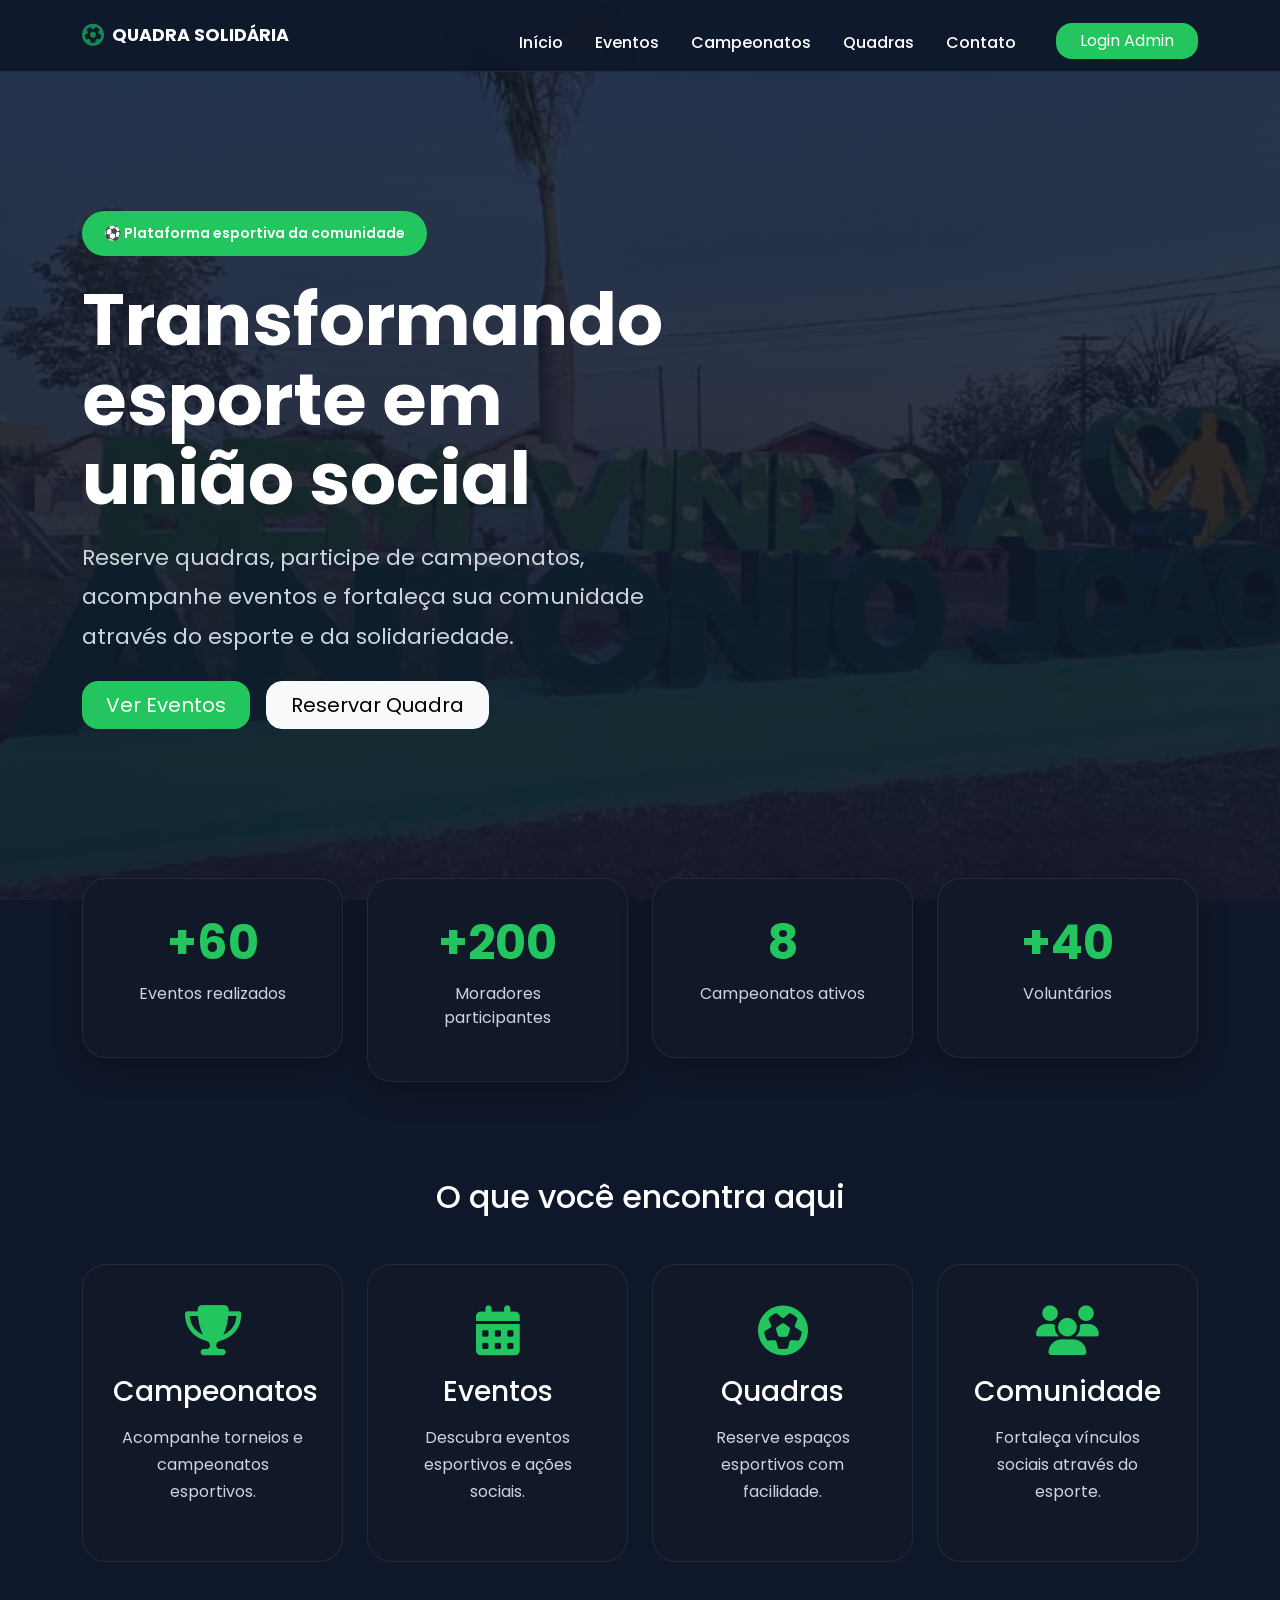
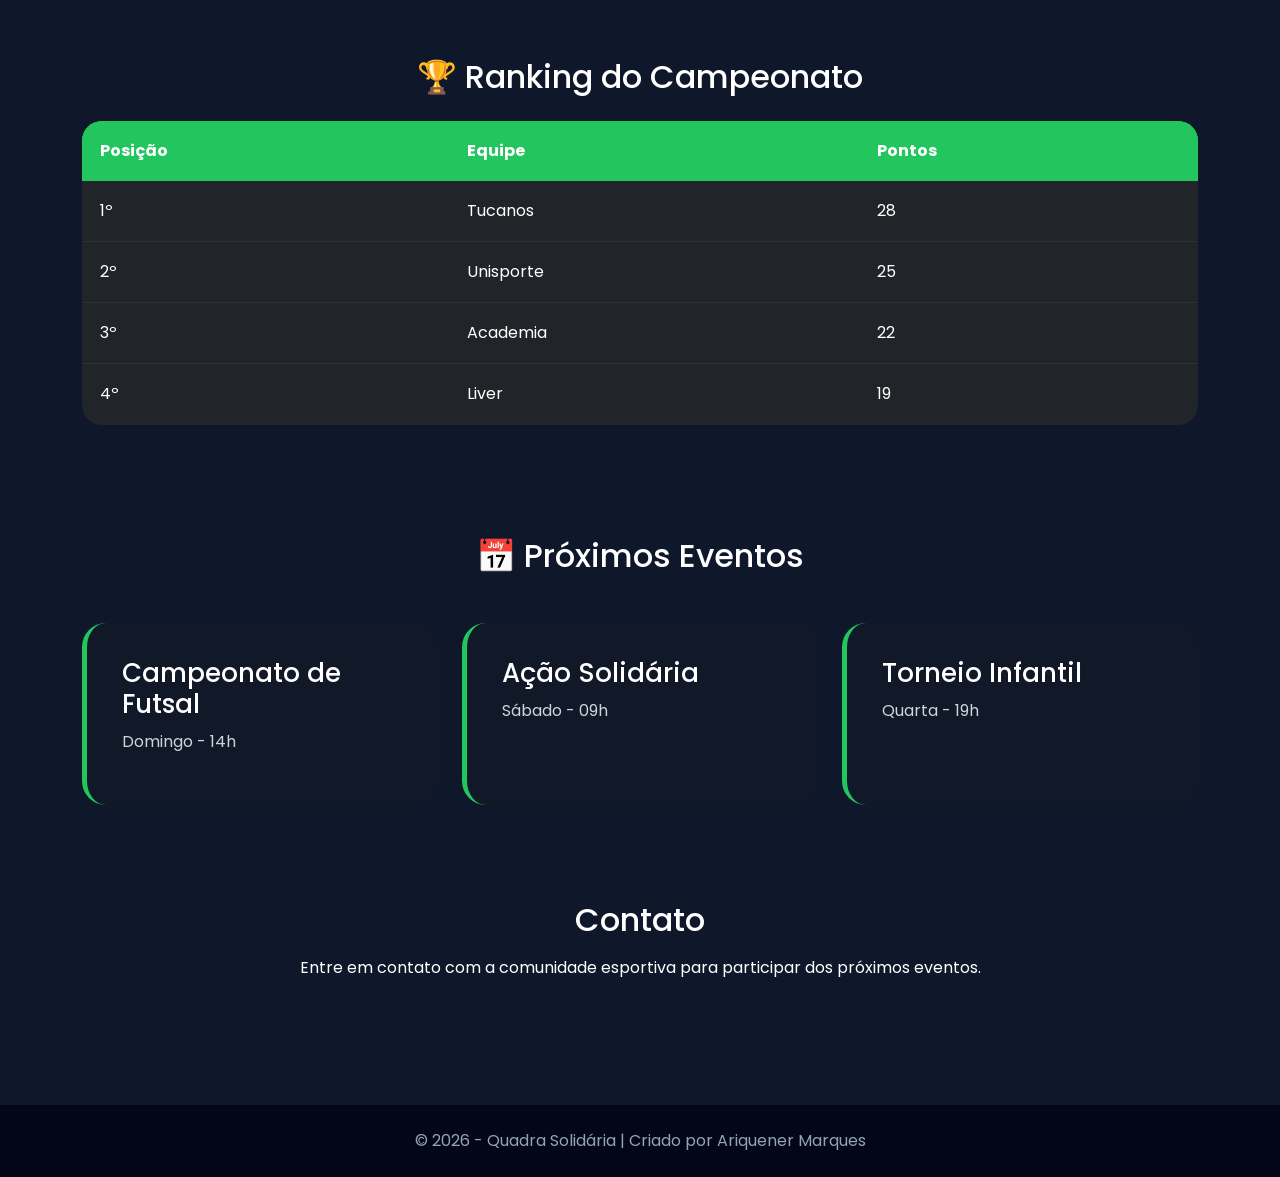
<file: index.html>
<!DOCTYPE html>
<html lang="pt-BR">

<head>
    <meta charset="UTF-8">
    <meta name="viewport" content="width=device-width, initial-scale=1.0">

    <title>Quadra Solidária</title>

    <!-- Bootstrap -->
    <link href="https://cdn.jsdelivr.net/npm/bootstrap@5.3.3/dist/css/bootstrap.min.css" rel="stylesheet">

    <!-- Fonte -->
    <link rel="preconnect" href="https://fonts.googleapis.com">

    <link href="https://fonts.googleapis.com/css2?family=Poppins:wght@300;400;500;600;700&display=swap"
        rel="stylesheet">

    <!-- Font Awesome -->
    <link rel="stylesheet"
        href="https://cdnjs.cloudflare.com/ajax/libs/font-awesome/6.5.1/css/all.min.css">

    <!-- CSS -->
    <link rel="stylesheet" href="style.css">
</head>

<body>

    <!-- NAVBAR -->
    <nav class="navbar navbar-expand-lg navbar-dark fixed-top glass-nav">

        <div class="container">

            <a class="navbar-brand fw-bold d-flex align-items-center gap-2"
                href="#inicio">

                <i class="fa-solid fa-futbol text-success"></i>
                QUADRA SOLIDÁRIA

            </a>

            <button class="navbar-toggler"
                type="button"
                data-bs-toggle="collapse"
                data-bs-target="#menu"
                aria-controls="menu"
                aria-expanded="false"
                aria-label="Abrir menu">

                <span class="navbar-toggler-icon"></span>

            </button>

            <div class="collapse navbar-collapse"
                id="menu">

                <ul class="navbar-nav ms-auto gap-lg-3">

                    <li class="nav-item">
                        <a class="nav-link" href="#inicio">
                            Início
                        </a>
                    </li>

                    <li class="nav-item">
                        <a class="nav-link" href="#eventos">
                            Eventos
                        </a>
                    </li>

                    <li class="nav-item">
                        <a class="nav-link" href="#ranking">
                            Campeonatos
                        </a>
                    </li>

                    <li class="nav-item">
                        <a class="nav-link" href="#quadras">
                            Quadras
                        </a>
                    </li>

                    <li class="nav-item">
                        <a class="nav-link" href="#contato">
                            Contato
                        </a>
                    </li>

                    <li class="nav-item ms-lg-3">

                        <a href="login.html" class="btn btn-success px-4">
                       
                            Login Admin

                        </a>

                    </li>

                </ul>

            </div>

        </div>

    </nav>

    <!-- HERO -->
    <section id="inicio"
        class="hero d-flex align-items-center">

        <div class="container">

            <div class="row">

                <div class="col-lg-7">

                    <span class="tag">
                        ⚽ Plataforma esportiva da comunidade
                    </span>

                    <h1 class="hero-title mt-4">
                        Transformando esporte em união social
                    </h1>

                    <p class="hero-text">
                        Reserve quadras, participe de campeonatos,
                        acompanhe eventos e fortaleça sua comunidade
                        através do esporte e da solidariedade.
                    </p>

                    <div class="d-flex flex-wrap gap-3 mt-4">

                        <button id="btn-eventos" class="btn btn-success btn-lg px-4">
                            Ver Eventos
                        </button>

                        <button class="btn btn-light btn-lg px-4">
                            Reservar Quadra
                        </button>

                    </div>

                </div>

            </div>

        </div>

    </section>

    <!-- ESTATÍSTICAS -->
    <section class="container stats-section py-5">

        <div class="row g-4 text-center">

            <div class="col-md-6 col-lg-3">
                <div class="stat-card">
                    <h2>+60</h2>
                    <p>Eventos realizados</p>
                </div>
            </div>

            <div class="col-md-6 col-lg-3">
                <div class="stat-card">
                    <h2>+200</h2>
                    <p>Moradores participantes</p>
                </div>
            </div>

            <div class="col-md-6 col-lg-3">
                <div class="stat-card">
                    <h2>8</h2>
                    <p>Campeonatos ativos</p>
                </div>
            </div>

            <div class="col-md-6 col-lg-3">
                <div class="stat-card">
                    <h2>+40</h2>
                    <p>Voluntários</p>
                </div>
            </div>

        </div>

    </section>

    <!-- CARDS -->
    <section id="quadras"
        class="container py-5">

        <div class="text-center mb-5">
            <h2>O que você encontra aqui</h2>
        </div>

        <div class="row g-4">

            <div class="col-md-6 col-lg-3">

                <div class="custom-card text-center">

                    <i class="fa-solid fa-trophy"></i>

                    <h3>Campeonatos</h3>

                    <p>
                        Acompanhe torneios e campeonatos esportivos.
                    </p>

                </div>

            </div>

            <div class="col-md-6 col-lg-3">

                <div class="custom-card text-center">

                    <i class="fa-solid fa-calendar-days"></i>

                    <h3>Eventos</h3>

                    <p>
                        Descubra eventos esportivos e ações sociais.
                    </p>

                </div>

            </div>

            <div class="col-md-6 col-lg-3">

                <div class="custom-card text-center">

                    <i class="fa-solid fa-futbol"></i>

                    <h3>Quadras</h3>

                    <p>
                        Reserve espaços esportivos com facilidade.
                    </p>

                </div>

            </div>

            <div class="col-md-6 col-lg-3">

                <div class="custom-card text-center">

                    <i class="fa-solid fa-users"></i>

                    <h3>Comunidade</h3>

                    <p>
                        Fortaleça vínculos sociais através do esporte.
                    </p>

                </div>

            </div>

        </div>

    </section>

    <!-- RANKING -->
    <section id="ranking"
        class="container py-5">

        <div class="text-center mb-4">
            <h2>🏆 Ranking do Campeonato</h2>
        </div>

        <div class="table-responsive">

            <table class="table table-dark table-hover align-middle">

                <thead>
                    <tr>
                        <th>Posição</th>
                        <th>Equipe</th>
                        <th>Pontos</th>
                    </tr>
                </thead>

                <tbody>

                    <tr>
                        <td>1º</td>
                        <td>Tucanos</td>
                        <td>28</td>
                    </tr>

                    <tr>
                        <td>2º</td>
                        <td>Unisporte</td>
                        <td>25</td>
                    </tr>

                    <tr>
                        <td>3º</td>
                        <td>Academia</td>
                        <td>22</td>
                    </tr>

                    <tr>
                        <td>4º</td>
                        <td>Liver</td>
                        <td>19</td>
                    </tr>

                </tbody>

            </table>

        </div>

    </section>

    <!-- EVENTOS -->
    <section id="eventos"
        class="container py-5">

        <div class="text-center mb-5">
            <h2>📅 Próximos Eventos</h2>
        </div>

        <div class="row g-4">

            <div class="col-md-4">

                <div class="evento-card">

                    <h3>Campeonato de Futsal</h3>
                    <p>Domingo - 14h</p>

                </div>

            </div>

            <div class="col-md-4">

                <div class="evento-card">

                    <h3>Ação Solidária</h3>
                    <p>Sábado - 09h</p>

                </div>

            </div>

            <div class="col-md-4">

                <div class="evento-card">

                    <h3>Torneio Infantil</h3>
                    <p>Quarta - 19h</p>

                </div>

            </div>

        </div>

    </section>

    <!-- CONTATO -->
    <section id="contato"
        class="container py-5 text-center">

        <h2 class="mb-3">Contato</h2>

        <p>
            Entre em contato com a comunidade esportiva para
            participar dos próximos eventos.
        </p>

    </section>

    <!-- FOOTER -->
    <footer class="footer text-center py-4">

        <p class="mb-0">
            © 2026 - Quadra Solidária |
            Criado por Ariquener Marques
        </p>

    </footer>

    <!-- JS -->
    <script src="script.js"></script>

    <!-- Bootstrap JS -->
    <script src="https://cdn.jsdelivr.net/npm/bootstrap@5.3.3/dist/js/bootstrap.bundle.min.js"></script>

</body>

</html>
</file>
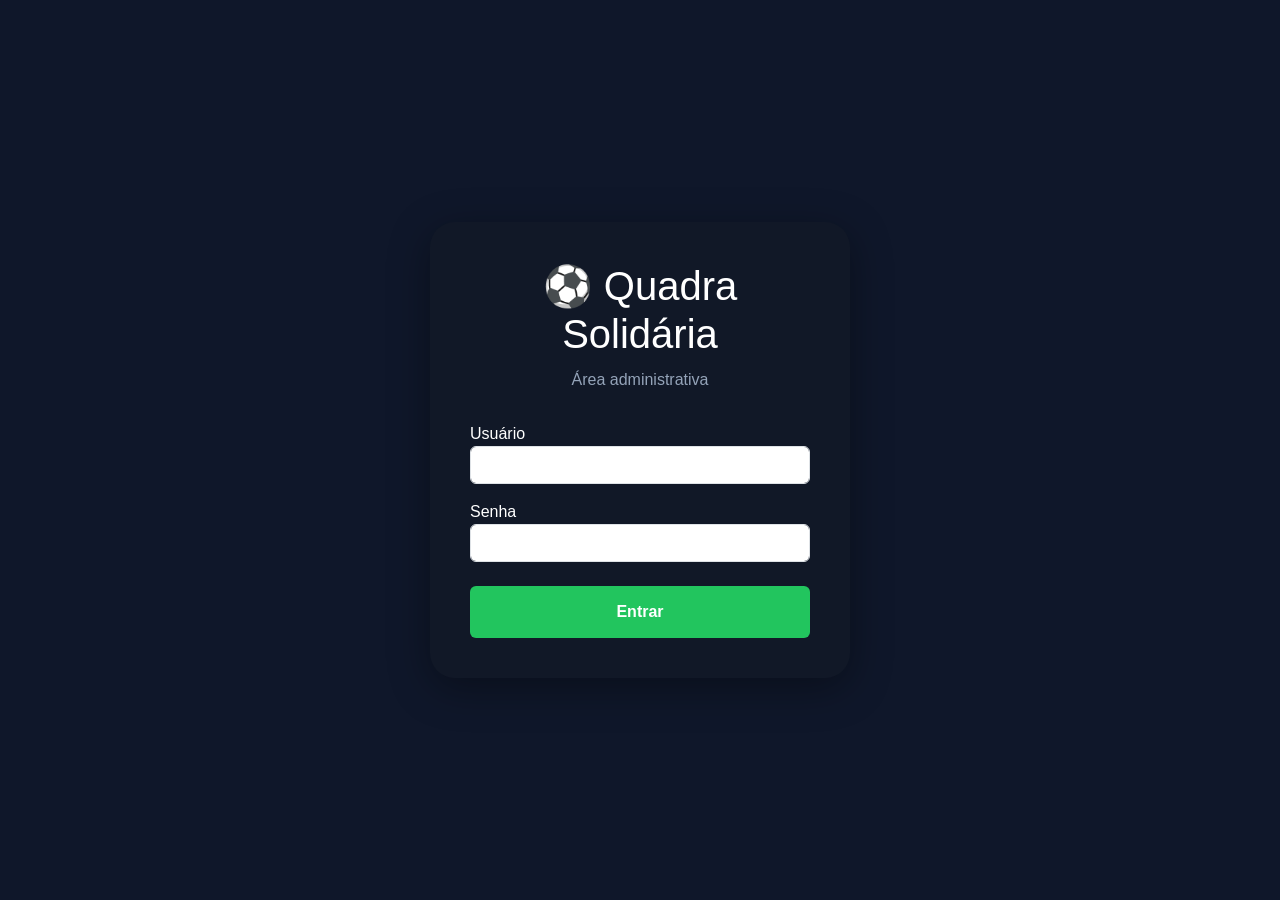
<file: dashboard.html>
<!DOCTYPE html>
<html lang="pt-BR">

<head>
    <meta charset="UTF-8">
    <meta name="viewport" content="width=device-width, initial-scale=1.0">
    <title>Dashboard - Quadra Solidária</title>

    <link href="https://cdn.jsdelivr.net/npm/bootstrap@5.3.3/dist/css/bootstrap.min.css"
        rel="stylesheet">
</head>

<body style="background:#0f172a;color:white;">

    <nav class="navbar navbar-dark bg-dark px-4">

        <span class="navbar-brand">
            ⚽ Quadra Solidária
        </span>

        <button id="btnSair" class="btn btn-danger">
            Sair
        </button>

    </nav>

    <div class="container py-5">

        <div class="text-center mb-5">

            <h1>Bem-vindo ao painel</h1>

            <p>
                Você está logado no sistema
                Quadra Solidária.
            </p>

        </div>

        <div class="row g-4">

            <div class="col-md-4">
                <div class="card p-4 bg-dark text-light">
                    <h3>Eventos</h3>
                    <p>Gerencie eventos esportivos</p>
                </div>
            </div>

            <div class="col-md-4">
                <div class="card p-4 bg-dark text-light">
                    <h3>Campeonatos</h3>
                    <p>Gerencie ranking e equipes</p>
                </div>
            </div>

            <div class="col-md-4">
                <div class="card p-4 bg-dark text-light">
                    <h3>Quadras</h3>
                    <p>Gerencie reservas</p>
                </div>
            </div>

        </div>

    </div>

    <script>

    // verifica login
    const usuarioLogado =
        localStorage.getItem(
            'usuarioLogado'
        );

    if (!usuarioLogado) {

        window.location.href =
            'login.html';

    }

    // botão sair
    const btnSair =
        document.getElementById(
            'btnSair'
        );

    btnSair.addEventListener(
        'click',
        function () {

            // remove sessão
            localStorage.removeItem(
                'usuarioLogado'
            );

            // cria alerta visual
            const mensagem =
                document.createElement('div');

            mensagem.className =
                'alert alert-warning text-center position-fixed top-0 start-50 translate-middle-x mt-3 shadow';

            mensagem.style.zIndex =
                '9999';

            mensagem.innerHTML =
                'Logout realizado com sucesso. Redirecionando...';

            document.body.appendChild(
                mensagem
            );

            // redireciona após 2 segundos
            setTimeout(() => {

                window.location.href =
                    'index.html';

            }, 2000);

        }
    );

</script>

</body>

</html>
</file>
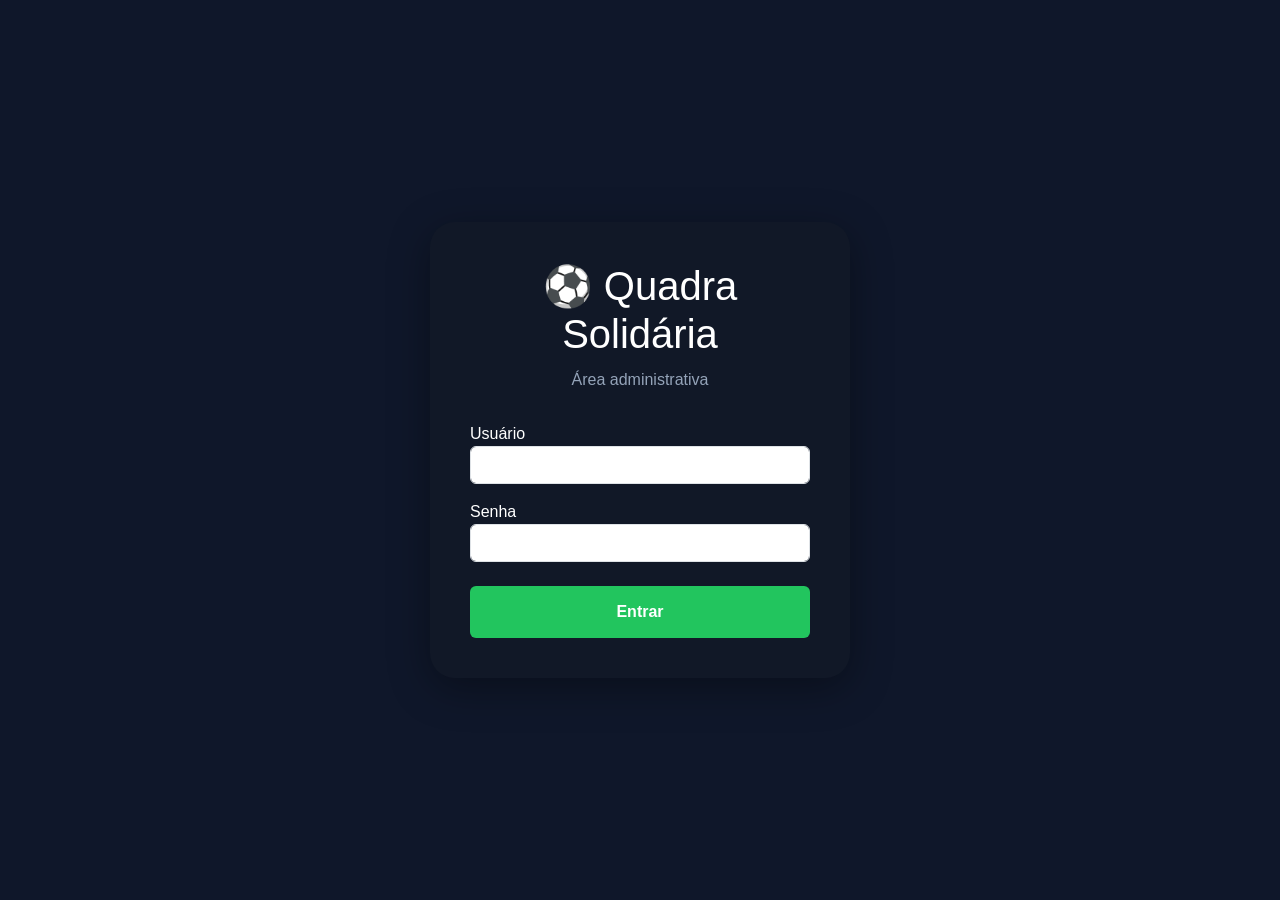
<file: login.html>
<!DOCTYPE html>
<html lang="pt-BR">

<head>
    <meta charset="UTF-8">
    <meta name="viewport" content="width=device-width, initial-scale=1.0">
    <title>Login - Quadra Solidária</title>

    <link href="https://cdn.jsdelivr.net/npm/bootstrap@5.3.3/dist/css/bootstrap.min.css" rel="stylesheet">

    <style>
        body{
            background:#0f172a;
            min-height:100vh;
            display:flex;
            align-items:center;
            justify-content:center;
            font-family:Arial,sans-serif;
        }

        .login-box{
            width:100%;
            max-width:420px;
            background:#111827;
            padding:40px;
            border-radius:25px;
            box-shadow:0 10px 40px rgba(0,0,0,0.35);
        }

        h1{
            color:white;
            text-align:center;
            margin-bottom:10px;
        }

        p{
            color:#94a3b8;
            text-align:center;
            margin-bottom:30px;
        }

        label{
            color:white;
        }

        .btn-success{
            background:#22c55e;
            border:none;
            padding:14px;
            font-weight:600;
        }

        .btn-success:hover{
            opacity:0.9;
        }

        .erro{
            display:none;
            background:#7f1d1d;
            color:white;
            padding:12px;
            border-radius:10px;
            text-align:center;
            margin-bottom:20px;
        }
    </style>
</head>

<body>

    <div class="login-box">

        <h1>⚽ Quadra Solidária</h1>

        <p>Área administrativa</p>

        <div id="mensagemErro" class="erro">
            Usuário ou senha inválidos.
        </div>

        <form id="loginForm">

            <div class="mb-3">

                <label>Usuário</label>

                <input
                    type="text"
                    class="form-control"
                    id="username"
                    required>

            </div>

            <div class="mb-4">

                <label>Senha</label>

                <input
                    type="password"
                    class="form-control"
                    id="password"
                    required>

            </div>

            <button
                type="submit"
                class="btn btn-success w-100">

                Entrar

            </button>

        </form>

    </div>

<script>

const form =
document.getElementById(
    'loginForm'
);

form.addEventListener(
    'submit',
    function(e){

    e.preventDefault();

    const usuario =
    document.getElementById(
        'username'
    ).value;

    const senha =
    document.getElementById(
        'password'
    ).value;

    const erro =
    document.getElementById(
        'mensagemErro'
    );

    const botao =
    document.querySelector(
        'button[type="submit"]'
    );

    const usuarioCorreto =
    'admin';

    const senhaCorreta =
    '123456';

    botao.disabled = true;
    botao.innerHTML =
    'Entrando...';

    erro.style.display =
    'none';

    setTimeout(() => {

        if(
            usuario === usuarioCorreto &&
            senha === senhaCorreta
        ){

            localStorage.setItem(
            'usuarioLogado', usuario
            );
            
            window.location.href =
            'dashboard.html';

        } 
        else {

            erro.style.display =
            'block';

            botao.disabled =
            false;

            botao.innerHTML =
            'Entrar';
        }

    }, 1200);

});

</script>

</body>

</html>
</file>
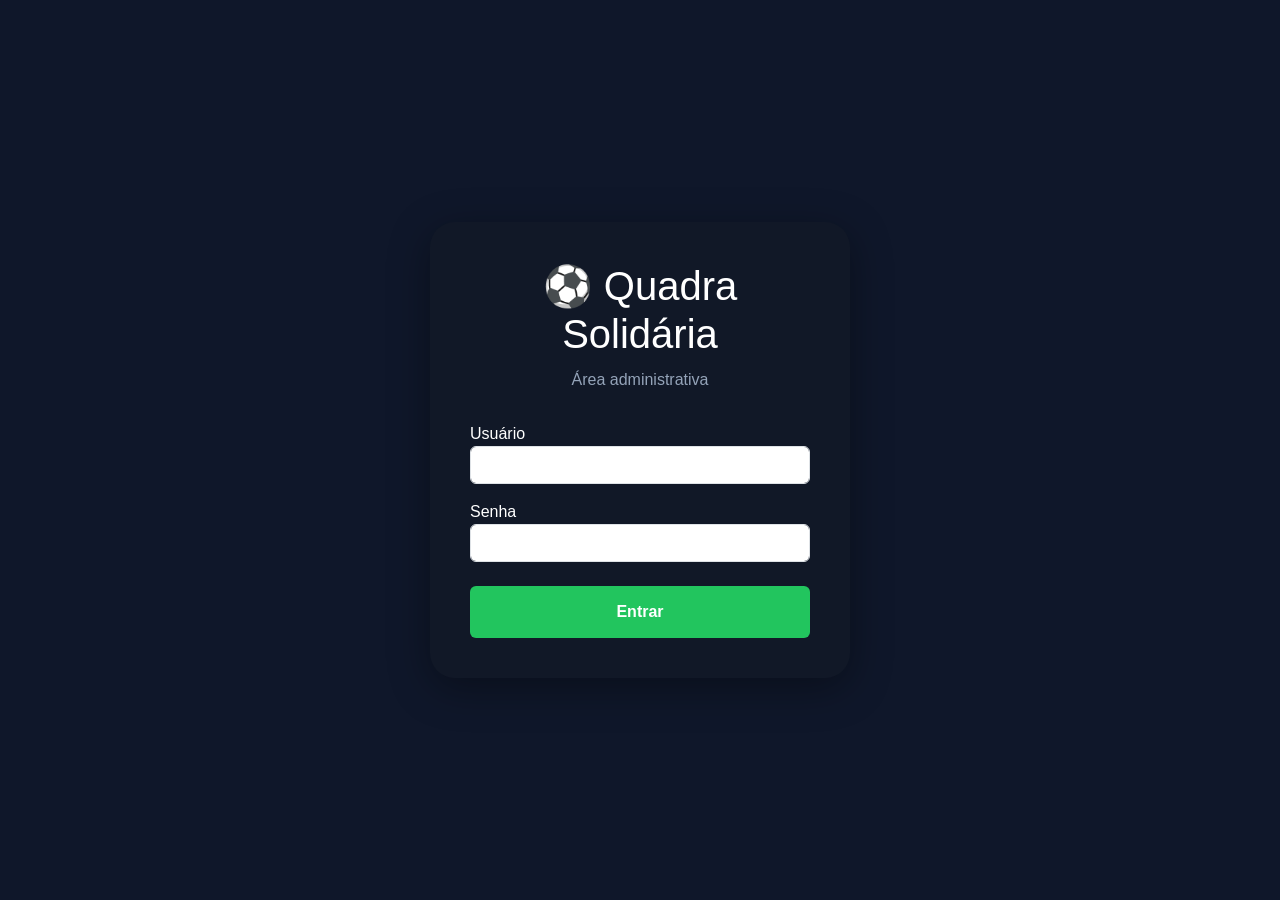
<file: target/classes/static/dashboard.html>
<!DOCTYPE html>
<html lang="pt-BR">

<head>
    <meta charset="UTF-8">
    <meta name="viewport" content="width=device-width, initial-scale=1.0">
    <title>Dashboard - Quadra Solidária</title>

    <link href="https://cdn.jsdelivr.net/npm/bootstrap@5.3.3/dist/css/bootstrap.min.css"
        rel="stylesheet">
</head>

<body style="background:#0f172a;color:white;">

    <nav class="navbar navbar-dark bg-dark px-4">

        <span class="navbar-brand">
            ⚽ Quadra Solidária
        </span>

        <button id="btnSair" class="btn btn-danger">
            Sair
        </button>

    </nav>

    <div class="container py-5">

        <div class="text-center mb-5">

            <h1 id="tituloUsuario">
                Bem-vindo ao painel
            </h1>

            <p id="statusSistema">
                Carregando informações...
            </p>

        </div>

        <div class="row g-4">

            <div class="col-md-4">
                <div class="card p-4 bg-dark text-light">
                    <h3>Eventos</h3>
                    <p>Gerencie eventos esportivos</p>
                </div>
            </div>

            <div class="col-md-4">
                <div class="card p-4 bg-dark text-light">
                    <h3>Campeonatos</h3>
                    <p>Gerencie ranking e equipes</p>
                </div>
            </div>

            <div class="col-md-4">
                <div class="card p-4 bg-dark text-light">
                    <h3>Quadras</h3>
                    <p>Gerencie reservas</p>
                </div>
            </div>

        </div>

    </div>

    <script>

        const usuarioLogado =
        localStorage.getItem(
            'usuarioLogado'
        );

        if(!usuarioLogado){

            window.location.href =
            'login.html';
        }

        document.getElementById(
            'tituloUsuario'
        ).innerHTML =
        `Bem-vindo, ${usuarioLogado}`;
        
        const status =
        document.getElementById(
            'statusSistema'
        );

        setTimeout(() => {

            status.innerHTML =
            'Sistema carregado com sucesso ✅';

        }, 1500);

        const btnSair =
        document.getElementById(
            'btnSair'
        );

        btnSair.addEventListener(
            'click',
            function(e){

            e.preventDefault();

            btnSair.innerHTML =
            'Saindo...';

            btnSair.disabled =
            true;

            setTimeout(() => {

                localStorage.removeItem(
                    'usuarioLogado'
                );

                window.location.href =
                'index.html';

            }, 1200);

        });

    </script>

</body>

</html>
</file>
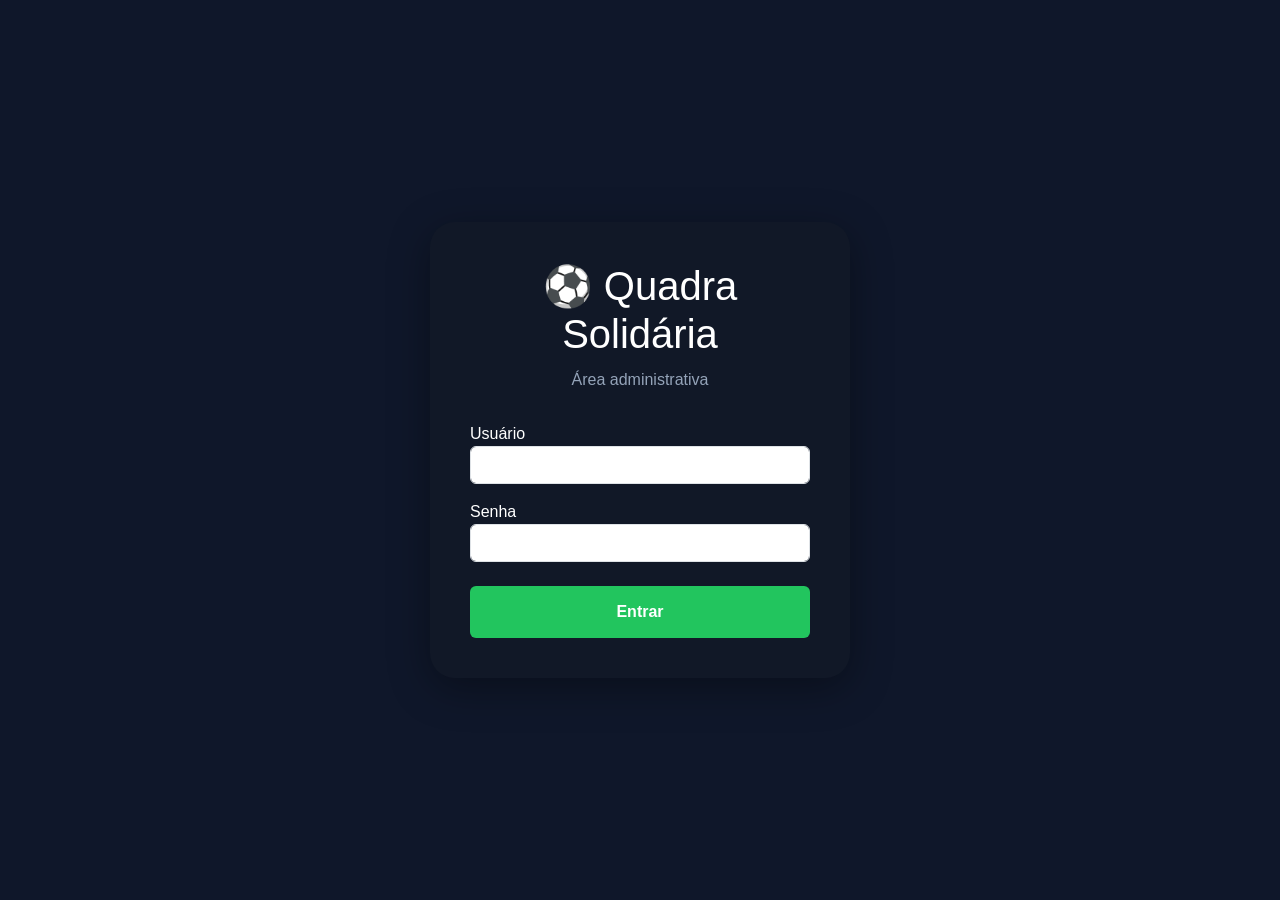
<file: target/classes/static/login.html>
<!DOCTYPE html>
<html lang="pt-BR">

<head>
    <meta charset="UTF-8">
    <meta name="viewport" content="width=device-width, initial-scale=1.0">
    <title>Login - Quadra Solidária</title>

    <link href="https://cdn.jsdelivr.net/npm/bootstrap@5.3.3/dist/css/bootstrap.min.css" rel="stylesheet">

    <style>
        body{
            background:#0f172a;
            min-height:100vh;
            display:flex;
            align-items:center;
            justify-content:center;
            font-family:Arial,sans-serif;
        }

        .login-box{
            width:100%;
            max-width:420px;
            background:#111827;
            padding:40px;
            border-radius:25px;
            box-shadow:0 10px 40px rgba(0,0,0,0.35);
        }

        h1{
            color:white;
            text-align:center;
            margin-bottom:10px;
        }

        p{
            color:#94a3b8;
            text-align:center;
            margin-bottom:30px;
        }

        label{
            color:white;
        }

        .btn-success{
            background:#22c55e;
            border:none;
            padding:14px;
            font-weight:600;
        }

        .btn-success:hover{
            opacity:0.9;
        }

        .erro{
            display:none;
            background:#7f1d1d;
            color:white;
            padding:12px;
            border-radius:10px;
            text-align:center;
            margin-bottom:20px;
        }
    </style>
</head>

<body>

    <div class="login-box">

        <h1>⚽ Quadra Solidária</h1>

        <p>Área administrativa</p>

        <div id="mensagemErro" class="erro">
            Usuário ou senha inválidos.
        </div>

        <form id="loginForm">

            <div class="mb-3">

                <label>Usuário</label>

                <input
                    type="text"
                    class="form-control"
                    id="username"
                    required>

            </div>

            <div class="mb-4">

                <label>Senha</label>

                <input
                    type="password"
                    class="form-control"
                    id="password"
                    required>

            </div>

            <button
                type="submit"
                class="btn btn-success w-100">

                Entrar

            </button>

        </form>

    </div>

<script>

    const form =
        document.getElementById(
            'loginForm'
        );

    form.addEventListener(
        'submit',
        function (e) {

            e.preventDefault();

            const usuario =
                document.getElementById(
                    'username'
                ).value;

            const senha =
                document.getElementById(
                    'password'
                ).value;

            const erro =
                document.getElementById(
                    'mensagemErro'
                );

            // LOGIN DE TESTE
            const usuarioCorreto =
                'admin';

            const senhaCorreta =
                '123456';

            if (
                usuario === usuarioCorreto &&
                senha === senhaCorreta
            ) {

                // salva sessão
                localStorage.setItem(
                    'usuarioLogado',
                    usuario
                );

                // abre dashboard
                window.location.href =
                    'dashboard.html';

            } else {

                erro.style.display =
                    'block';

            }

        }
    );

</script>

</body>

</html>
</file>
<file: style.css>
@import url('https://fonts.googleapis.com/css2?family=Poppins:wght@300;400;500;600;700&display=swap');

*{
    margin:0;
    padding:0;
    box-sizing:border-box;
}

html, body{
    width:100%;
    overflow-x:hidden;
}

body{
    font-family:'Poppins', sans-serif;
    background:#0f172a !important;
    color:white !important;
}

/* =========================
   HERO
========================= */

.hero{
    min-height:100vh;
    display:flex;
    align-items:center;
    position:relative;

    background:
    linear-gradient(
        rgba(15,23,42,0.82),
        rgba(15,23,42,0.92)
    ),
    url('antonio-joao01.jpg');

    background-size:cover;
    background-position:center;
    background-repeat:no-repeat;

    padding-top:120px;
    padding-bottom:80px;
}

/* =========================
   NAVBAR
========================= */

.glass-nav{
    background:rgba(15,23,42,0.92) !important;
    backdrop-filter:blur(12px);
    border-bottom:1px solid rgba(255,255,255,0.08);
}

.navbar-brand{
    font-size:1.1rem;
    color:white !important;
}

.navbar-brand i{
    font-size:22px;
}

.nav-link{
    color:white !important;
    transition:0.3s;
    font-weight:500;
}

.nav-link:hover{
    color:#22c55e !important;
}

.navbar-toggler{
    border:none;
}

.navbar-toggler:focus{
    box-shadow:none;
}

/* menu mobile bootstrap */

.navbar-collapse{
    margin-top:15px;
}

@media(max-width:992px){

    .navbar-collapse{
        background:#111827;
        padding:20px;
        border-radius:20px;
    }

    .navbar-nav{
        text-align:center;
        gap:12px;
    }
}

/* =========================
   HERO CONTENT
========================= */

.tag{
    display:inline-block;
    background:#22c55e;
    color:white;
    padding:12px 22px;
    border-radius:999px;
    font-size:14px;
    font-weight:600;
}

.hero-title{
    font-size:72px;
    font-weight:700;
    line-height:1.1;
    margin-top:25px;
    color:white;
}

.hero-text{
    font-size:22px;
    color:#cbd5e1 !important;
    margin-top:20px;
    max-width:700px;
    line-height:1.8;
}

/* =========================
   BOTÕES
========================= */

.btn-success{
    background:#22c55e !important;
    border:none !important;
    border-radius:16px !important;
}

.btn-light{
    border-radius:16px !important;
}

/* =========================
   ESTATÍSTICAS
========================= */

.stats-section{
    margin-top:-70px;
    position:relative;
    z-index:10;
}

.stat-card{
    background:#111827 !important;
    padding:35px;
    border-radius:24px;
    transition:0.3s;
    border:1px solid rgba(255,255,255,0.08);
    box-shadow:0 10px 30px rgba(0,0,0,0.25);
}

.stat-card:hover{
    transform:translateY(-8px);
}

.stat-card h2{
    color:#22c55e !important;
    font-size:48px;
    font-weight:700;
}

.stat-card p{
    color:#cbd5e1 !important;
    margin-top:10px;
}

/* =========================
   CARDS
========================= */

.custom-card{
    background:#111827 !important;
    border-radius:24px;
    padding:40px 30px;
    height:100%;
    transition:0.3s;
    border:1px solid rgba(255,255,255,0.08);
}

.custom-card:hover{
    transform:translateY(-8px);
}

.custom-card i{
    font-size:50px;
    color:#22c55e;
    margin-bottom:20px;
}

.custom-card h3{
    margin-bottom:15px;
    font-size:28px;
    color:white;
}

.custom-card p{
    color:#cbd5e1;
    line-height:1.7;
}

/* =========================
   TABELA
========================= */

.table{
    border-radius:20px;
    overflow:hidden;
}

.table-dark{
    background:#111827 !important;
}

.table-dark thead{
    background:#22c55e !important;
}

.table-dark th{
    background:#22c55e !important;
    border:none;
    padding:18px;
}

.table-dark td{
    padding:18px;
    border-color:rgba(255,255,255,0.06);
}

/* =========================
   EVENTOS
========================= */

.evento-card{
    background:#111827 !important;
    border-radius:24px;
    padding:35px;
    border-left:5px solid #22c55e;
    height:100%;
    transition:0.3s;
}

.evento-card:hover{
    transform:translateY(-6px);
}

.evento-card h3{
    margin-bottom:10px;
    font-size:26px;
    color:white;
}

.evento-card p{
    color:#cbd5e1;
}

/* =========================
   FOOTER
========================= */

.footer{
    background:#020617 !important;
    color:#94a3b8;
    margin-top:60px;
    border-top:1px solid rgba(255,255,255,0.06);
}

/* =========================
   RESPONSIVO
========================= */

@media(max-width:992px){

    .hero{
        text-align:center;
        min-height:auto;
        padding:140px 20px 80px;
    }

    .hero-title{
        font-size:52px;
    }

    .hero-text{
        font-size:19px;
        margin:auto;
        margin-top:20px;
    }

    .stats-section{
        margin-top:30px;
    }
}

@media(max-width:768px){

    .hero-title{
        font-size:42px;
    }

    .hero-text{
        font-size:17px;
    }

    .tag{
        font-size:13px;
    }

    .btn{
        width:100%;
    }
}

@media(max-width:576px){

    .navbar-brand{
        font-size:0.9rem;
    }

    .navbar-brand i{
        font-size:18px;
    }

    .hero{
        padding-top:120px;
    }

    .hero-title{
        font-size:34px;
        line-height:1.2;
    }

    .hero-text{
        font-size:16px;
        line-height:1.7;
    }

    .stat-card{
        padding:28px;
    }

    .custom-card{
        padding:30px 20px;
    }

    .evento-card{
        padding:25px;
    }
}
</file>
